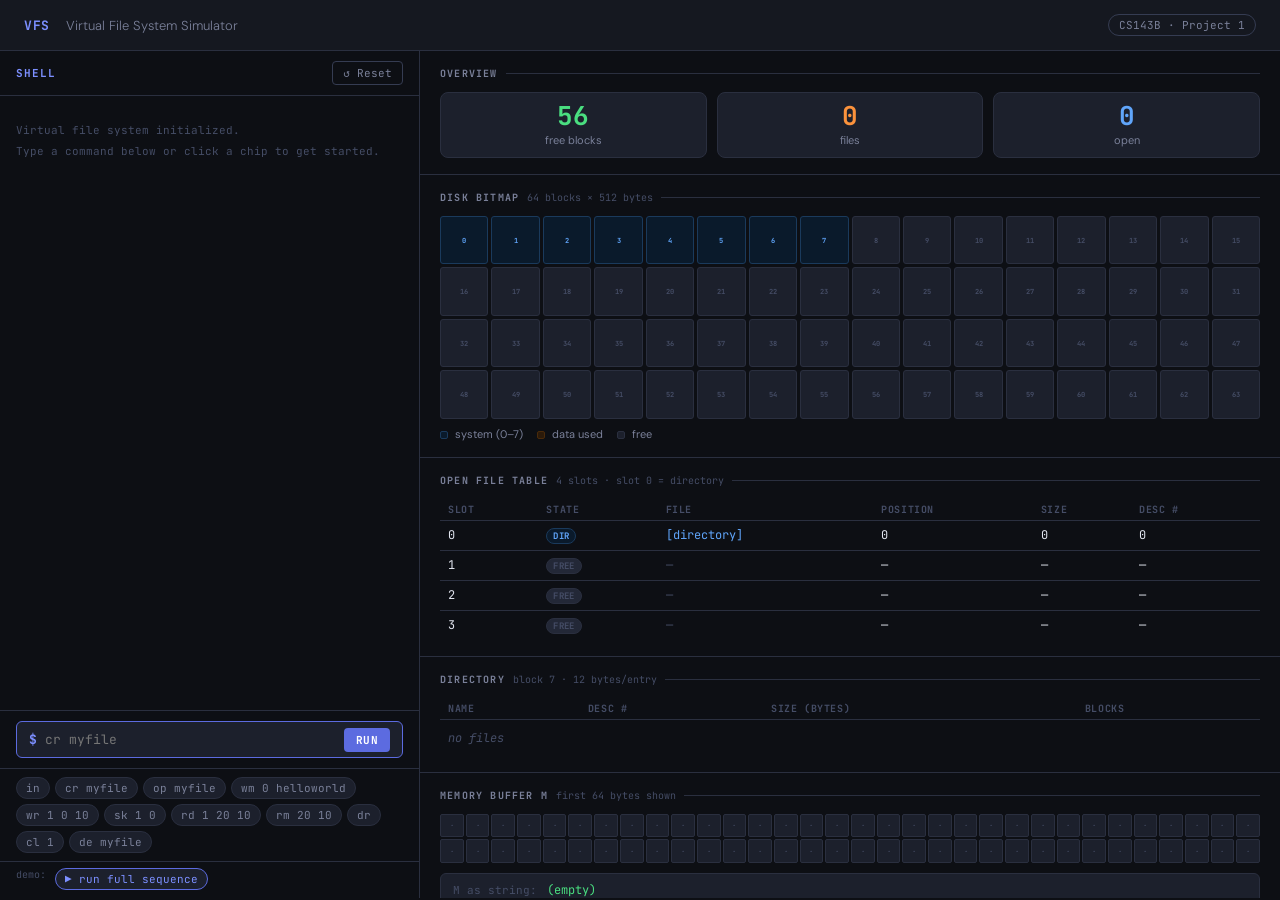
<file: simulator/index.html>
<!DOCTYPE html>
<html lang="en">
<head>
  <meta charset="UTF-8"/>
  <meta name="viewport" content="width=device-width, initial-scale=1.0"/>
  <title>Virtual File System · CS143B</title>
  <link href="https://fonts.googleapis.com/css2?family=JetBrains+Mono:wght@400;500;700&family=DM+Sans:wght@300;400;500&display=swap" rel="stylesheet"/>
  <style>
/* ── CSS Variables ── */
:root {
  --bg:        #0d0f14;
  --surface:   #151820;
  --surface2:  #1c202c;
  --surface3:  #232837;
  --border:    #2a2f3f;
  --border2:   #353c52;
  --text:      #e2e6f0;
  --muted:     #7a8099;
  --dim:       #454d66;
  --accent:    #7c8fff;
  --accent2:   #5c6be0;
  --green:     #4ade80;
  --green-bg:  #0d2b1a;
  --orange:    #fb923c;
  --orange-bg: #2b1a0a;
  --red:       #f87171;
  --red-bg:    #2b0f0f;
  --blue:      #60a5fa;
  --blue-bg:   #0a1a2b;
  --yellow:    #fbbf24;
  --mono:      'JetBrains Mono', monospace;
  --sans:      'DM Sans', sans-serif;
}

/* ── Reset ── */
*, *::before, *::after { box-sizing: border-box; margin: 0; padding: 0; }
html { font-size: 14px; }
body {
  background: var(--bg);
  color: var(--text);
  font-family: var(--sans);
  min-height: 100vh;
  padding: 0;
}

/* ── Header ── */
.header {
  background: var(--surface);
  border-bottom: 1px solid var(--border);
  padding: 14px 24px;
  display: flex;
  align-items: center;
  gap: 16px;
}
.header-logo {
  font-family: var(--mono);
  font-size: 13px;
  font-weight: 700;
  color: var(--accent);
  letter-spacing: .04em;
}
.header-title {
  font-size: 13px;
  color: var(--muted);
  font-weight: 300;
}
.header-badge {
  margin-left: auto;
  font-family: var(--mono);
  font-size: 11px;
  padding: 3px 10px;
  border: 1px solid var(--border2);
  border-radius: 20px;
  color: var(--muted);
}

/* ── Layout ── */
.layout {
  display: grid;
  grid-template-columns: 420px 1fr;
  height: calc(100vh - 53px);
}
.left-col {
  border-right: 1px solid var(--border);
  display: flex;
  flex-direction: column;
  overflow: hidden;
}
.right-col {
  display: flex;
  flex-direction: column;
  overflow-y: auto;
}

/* ── Shell (left panel) ── */
.shell {
  flex: 1;
  display: flex;
  flex-direction: column;
  overflow: hidden;
}
.shell-toolbar {
  padding: 10px 16px;
  border-bottom: 1px solid var(--border);
  display: flex;
  align-items: center;
  gap: 8px;
}
.shell-toolbar-label {
  font-family: var(--mono);
  font-size: 11px;
  font-weight: 700;
  color: var(--accent);
  letter-spacing: .08em;
  text-transform: uppercase;
}
.reset-btn {
  margin-left: auto;
  font-family: var(--mono);
  font-size: 11px;
  padding: 4px 10px;
  background: transparent;
  border: 1px solid var(--border2);
  border-radius: 4px;
  color: var(--muted);
  cursor: pointer;
  transition: all .15s;
}
.reset-btn:hover { border-color: var(--accent); color: var(--accent); }

/* ── Log ── */
.log-area {
  flex: 1;
  overflow-y: auto;
  padding: 12px 0;
  font-family: var(--mono);
  font-size: 12px;
  line-height: 1.7;
}
.log-entry {
  padding: 1px 16px;
  display: flex;
  gap: 10px;
  align-items: baseline;
}
.log-entry:hover { background: var(--surface2); }
.log-prompt       { color: var(--dim); user-select: none; }
.log-cmd          { color: var(--text); }
.log-result-ok    { color: var(--green); }
.log-result-err   { color: var(--red); }
.log-result-info  { color: var(--yellow); }
.log-welcome {
  padding: 12px 16px;
  color: var(--dim);
  font-size: 11px;
  line-height: 1.9;
}

/* ── Input ── */
.input-area {
  border-top: 1px solid var(--border);
  padding: 10px 16px;
}
.input-row {
  display: flex;
  align-items: center;
  gap: 8px;
  background: var(--surface2);
  border: 1px solid var(--border2);
  border-radius: 6px;
  padding: 0 12px;
  transition: border-color .15s;
}
.input-row:focus-within { border-color: var(--accent2); }
.input-prompt {
  color: var(--accent);
  font-family: var(--mono);
  font-size: 13px;
  font-weight: 700;
  user-select: none;
}
.cmd-input {
  flex: 1;
  background: transparent;
  border: none;
  outline: none;
  color: var(--text);
  font-family: var(--mono);
  font-size: 13px;
  padding: 9px 0;
  caret-color: var(--accent);
}
.run-btn {
  background: var(--accent2);
  border: none;
  border-radius: 4px;
  color: #fff;
  font-family: var(--mono);
  font-size: 11px;
  font-weight: 700;
  padding: 5px 12px;
  cursor: pointer;
  letter-spacing: .04em;
  transition: background .15s;
}
.run-btn:hover { background: var(--accent); }

/* ── Hint chips ── */
.hints-area {
  padding: 8px 16px;
  display: flex;
  flex-wrap: wrap;
  gap: 5px;
  border-top: 1px solid var(--border);
}
.hint-chip {
  font-family: var(--mono);
  font-size: 11px;
  padding: 3px 9px;
  background: var(--surface2);
  border: 1px solid var(--border);
  border-radius: 20px;
  color: var(--muted);
  cursor: pointer;
  transition: all .12s;
  white-space: nowrap;
}
.hint-chip:hover { border-color: var(--accent2); color: var(--accent); background: var(--surface3); }

/* ── Right panel sections ── */
.panel-section {
  border-bottom: 1px solid var(--border);
  padding: 16px 20px;
}
.panel-section:last-child { border-bottom: none; }
.section-label {
  font-family: var(--mono);
  font-size: 10px;
  font-weight: 700;
  letter-spacing: .12em;
  text-transform: uppercase;
  color: var(--muted);
  margin-bottom: 12px;
  display: flex;
  align-items: center;
  gap: 8px;
}
.section-label::after {
  content: '';
  flex: 1;
  height: 1px;
  background: var(--border);
}
.section-sub {
  font-size: 10px;
  font-weight: 400;
  letter-spacing: 0;
  text-transform: none;
  color: var(--dim);
}

/* ── Stats cards ── */
.stats-row { display: grid; grid-template-columns: repeat(3,1fr); gap: 10px; }
.stat-card {
  background: var(--surface2);
  border: 1px solid var(--border);
  border-radius: 8px;
  padding: 10px 14px;
  text-align: center;
}
.stat-val {
  font-family: var(--mono);
  font-size: 26px;
  font-weight: 700;
  line-height: 1;
}
.stat-val.green  { color: var(--green); }
.stat-val.orange { color: var(--orange); }
.stat-val.blue   { color: var(--blue); }
.stat-lbl { font-size: 11px; color: var(--muted); margin-top: 4px; }

/* ── Disk bitmap ── */
.bitmap-grid {
  display: grid;
  grid-template-columns: repeat(16, 1fr);
  gap: 3px;
}
.bblock {
  aspect-ratio: 1;
  border-radius: 3px;
  display: flex;
  align-items: center;
  justify-content: center;
  font-family: var(--mono);
  font-size: 7px;
  font-weight: 700;
  transition: background .2s, transform .1s;
  cursor: default;
  position: relative;
}
.bblock:hover { transform: scale(1.15); z-index: 10; }
.bblock.sys  { background: var(--blue-bg);   color: var(--blue);   border: 1px solid #1a3a5c; }
.bblock.used { background: var(--orange-bg); color: var(--orange); border: 1px solid #4a2a0a; }
.bblock.free { background: var(--surface2);  color: var(--dim);    border: 1px solid var(--border); }
.bblock.new-used { animation: pulse-block .4s ease-out; }
@keyframes pulse-block {
  0%   { transform: scale(1.3); background: #fb923c; }
  100% { transform: scale(1); }
}
.bitmap-legend {
  display: flex;
  gap: 14px;
  margin-top: 8px;
  font-size: 11px;
  color: var(--muted);
}
.legend-dot {
  width: 8px;
  height: 8px;
  border-radius: 2px;
  display: inline-block;
  margin-right: 4px;
  vertical-align: middle;
}

/* ── OFT table ── */
.oft-table { width: 100%; border-collapse: collapse; }
.oft-table th {
  font-family: var(--mono);
  font-size: 10px;
  font-weight: 700;
  color: var(--dim);
  text-align: left;
  padding: 4px 8px;
  border-bottom: 1px solid var(--border);
  letter-spacing: .06em;
  text-transform: uppercase;
}
.oft-table td {
  font-family: var(--mono);
  font-size: 12px;
  padding: 6px 8px;
  border-bottom: 1px solid var(--border);
  transition: background .15s;
}
.oft-table tr:last-child td { border-bottom: none; }
.oft-table tr:hover td { background: var(--surface2); }
.slot-dir  { color: var(--blue); }
.slot-open { color: var(--green); }
.slot-free { color: var(--dim); }
.slot-badge {
  display: inline-block;
  font-size: 9px;
  font-weight: 700;
  padding: 1px 6px;
  border-radius: 20px;
  letter-spacing: .04em;
  text-transform: uppercase;
}
.badge-dir  { background: var(--blue-bg);  color: var(--blue);  border: 1px solid #1a3a5c; }
.badge-open { background: var(--green-bg); color: var(--green); border: 1px solid #0d3d1a; }
.badge-free { background: var(--surface3); color: var(--dim);   border: 1px solid var(--border); }

/* ── Directory table ── */
.dir-table { width: 100%; border-collapse: collapse; }
.dir-table th {
  font-family: var(--mono);
  font-size: 10px;
  font-weight: 700;
  color: var(--dim);
  text-align: left;
  padding: 4px 8px;
  border-bottom: 1px solid var(--border);
  text-transform: uppercase;
  letter-spacing: .06em;
}
.dir-table td {
  font-family: var(--mono);
  font-size: 12px;
  padding: 6px 8px;
  border-bottom: 1px solid var(--border);
  transition: background .15s;
}
.dir-table tr:last-child td { border-bottom: none; }
.dir-table tr:hover td { background: var(--surface2); }
.dir-empty { font-size: 12px; color: var(--dim); font-style: italic; font-family: var(--mono); }
.filename  { color: var(--yellow); }
.desc-idx  { color: var(--muted); }
.file-size { color: var(--orange); }

/* ── Memory buffer ── */
.mem-bytes-grid {
  display: grid;
  grid-template-columns: repeat(32, 1fr);
  gap: 2px;
  margin-bottom: 10px;
}
.mbyte {
  aspect-ratio: 1;
  border-radius: 2px;
  display: flex;
  align-items: center;
  justify-content: center;
  font-family: var(--mono);
  font-size: 7px;
  font-weight: 700;
  border: 1px solid var(--border);
  background: var(--surface2);
  color: var(--dim);
  transition: background .15s, color .15s;
  cursor: default;
}
.mbyte.active {
  background: #14472a;
  border-color: #1d6b3e;
  color: var(--green);
}
@keyframes pop-byte {
  0%   { background: var(--accent2); color: #fff; transform: scale(1.25); }
  100% { }
}
.mem-string-row {
  display: flex;
  align-items: center;
  gap: 10px;
  font-family: var(--mono);
  font-size: 12px;
  background: var(--surface2);
  border: 1px solid var(--border);
  border-radius: 6px;
  padding: 8px 12px;
}
.mem-string-label { color: var(--dim); font-size: 11px; }
.mem-string-val   { color: var(--green); }

/* ── Command reference table ── */
.ref-table { width: 100%; border-collapse: collapse; font-family: var(--mono); font-size: 12px; }
.ref-table th {
  text-align: left;
  padding: 4px 8px;
  color: var(--dim);
  font-size: 10px;
  border-bottom: 1px solid var(--border);
  letter-spacing: .06em;
  text-transform: uppercase;
}
.ref-table td { padding: 5px 8px; border-bottom: 1px solid var(--border); color: var(--muted); }
.ref-table tr:last-child td { border-bottom: none; }
.ref-cmd  { color: var(--accent); }
.ref-note {
  margin-top: 10px;
  font-size: 11px;
  color: var(--dim);
  font-family: var(--mono);
  line-height: 1.8;
}
.ref-note-err { color: var(--red); }
.ref-note-ok  { color: var(--yellow); }

/* ── Scrollbar ── */
::-webkit-scrollbar { width: 5px; }
::-webkit-scrollbar-track { background: transparent; }
::-webkit-scrollbar-thumb { background: var(--border2); border-radius: 4px; }
::-webkit-scrollbar-thumb:hover { background: var(--dim); }

/* ── Responsive ── */
@media (max-width: 900px) {
  .layout {
    grid-template-columns: 1fr;
    grid-template-rows: 60vh auto;
    height: auto;
  }
  .left-col  { height: 60vh; }
  .right-col { height: auto; overflow-y: visible; }
}

  </style>
</head>
<body>

  <!-- ── Header ── -->
  <div class="header">
    <span class="header-logo">VFS</span>
    <span class="header-title">Virtual File System Simulator</span>
    <span class="header-badge">CS143B · Project 1</span>
  </div>

  <div class="layout">

    <!-- ── Left column: shell ── -->
    <div class="left-col">
      <div class="shell">

        <div class="shell-toolbar">
          <span class="shell-toolbar-label">Shell</span>
          <button class="reset-btn" onclick="resetFS()">↺ Reset</button>
        </div>

        <div class="log-area" id="log">
          <div class="log-welcome">
            Virtual file system initialized.<br>
            Type a command below or click a chip to get started.
          </div>
        </div>

        <div class="input-area">
          <div class="input-row">
            <span class="input-prompt">$</span>
            <input
              class="cmd-input"
              id="cmd"
              placeholder="cr myfile"
              autocomplete="off"
              spellcheck="false"
              onkeydown="if(event.key==='Enter') run()"
            />
            <button class="run-btn" onclick="run()">RUN</button>
          </div>
        </div>

        <!-- Quick-fill hint chips -->
        <div class="hints-area">
          <span class="hint-chip" onclick="hint('in')">in</span>
          <span class="hint-chip" onclick="hint('cr myfile')">cr myfile</span>
          <span class="hint-chip" onclick="hint('op myfile')">op myfile</span>
          <span class="hint-chip" onclick="hint('wm 0 helloworld')">wm 0 helloworld</span>
          <span class="hint-chip" onclick="hint('wr 1 0 10')">wr 1 0 10</span>
          <span class="hint-chip" onclick="hint('sk 1 0')">sk 1 0</span>
          <span class="hint-chip" onclick="hint('rd 1 20 10')">rd 1 20 10</span>
          <span class="hint-chip" onclick="hint('rm 20 10')">rm 20 10</span>
          <span class="hint-chip" onclick="hint('dr')">dr</span>
          <span class="hint-chip" onclick="hint('cl 1')">cl 1</span>
          <span class="hint-chip" onclick="hint('de myfile')">de myfile</span>
        </div>

        <!-- Demo sequence button -->
        <div class="hints-area" style="padding-top:6px; border-top: 1px solid var(--border)">
          <span style="font-family:var(--mono); font-size:10px; color:var(--dim); margin-right:4px">demo:</span>
          <span class="hint-chip" style="border-color:var(--accent2); color:var(--accent)" onclick="runSequence()">
            &#9654; run full sequence
          </span>
        </div>

      </div>
    </div><!-- /left-col -->

    <!-- ── Right column: visualizations ── -->
    <div class="right-col">

      <!-- Overview stats -->
      <div class="panel-section">
        <div class="section-label">Overview</div>
        <div class="stats-row">
          <div class="stat-card">
            <div class="stat-val green" id="s-free">56</div>
            <div class="stat-lbl">free blocks</div>
          </div>
          <div class="stat-card">
            <div class="stat-val orange" id="s-files">0</div>
            <div class="stat-lbl">files</div>
          </div>
          <div class="stat-card">
            <div class="stat-val blue" id="s-open">0</div>
            <div class="stat-lbl">open</div>
          </div>
        </div>
      </div>

      <!-- Disk bitmap -->
      <div class="panel-section">
        <div class="section-label">
          Disk Bitmap
          <span class="section-sub">64 blocks × 512 bytes</span>
        </div>
        <div class="bitmap-grid" id="bitmap"></div>
        <div class="bitmap-legend">
          <span>
            <span class="legend-dot" style="background:var(--blue-bg); border:1px solid #1a3a5c"></span>
            system (0–7)
          </span>
          <span>
            <span class="legend-dot" style="background:var(--orange-bg); border:1px solid #4a2a0a"></span>
            data used
          </span>
          <span>
            <span class="legend-dot" style="background:var(--surface2); border:1px solid var(--border)"></span>
            free
          </span>
        </div>
      </div>

      <!-- Open File Table -->
      <div class="panel-section">
        <div class="section-label">
          Open File Table
          <span class="section-sub">4 slots · slot 0 = directory</span>
        </div>
        <table class="oft-table">
          <thead>
            <tr>
              <th>Slot</th>
              <th>State</th>
              <th>File</th>
              <th>Position</th>
              <th>Size</th>
              <th>Desc #</th>
            </tr>
          </thead>
          <tbody id="oft-body"></tbody>
        </table>
      </div>

      <!-- Directory -->
      <div class="panel-section">
        <div class="section-label">
          Directory
          <span class="section-sub">block 7 · 12 bytes/entry</span>
        </div>
        <table class="dir-table">
          <thead>
            <tr>
              <th>Name</th>
              <th>Desc #</th>
              <th>Size (bytes)</th>
              <th>Blocks</th>
            </tr>
          </thead>
          <tbody id="dir-body"></tbody>
        </table>
      </div>

      <!-- Memory buffer -->
      <div class="panel-section">
        <div class="section-label">
          Memory Buffer M
          <span class="section-sub">first 64 bytes shown</span>
        </div>
        <div class="mem-bytes-grid" id="mem-grid"></div>
        <div class="mem-string-row">
          <span class="mem-string-label">M as string:</span>
          <span class="mem-string-val" id="mem-str">(empty)</span>
        </div>
      </div>

      <!-- Command reference -->
      <div class="panel-section">
        <div class="section-label">Command Reference</div>
        <table class="ref-table">
          <thead>
            <tr>
              <th>Command</th>
              <th>Syntax</th>
              <th>Description</th>
            </tr>
          </thead>
          <tbody>
            <tr><td class="ref-cmd">in</td><td>in</td>              <td>Re-initialise the file system</td></tr>
            <tr><td class="ref-cmd">cr</td><td>cr &lt;name&gt;</td> <td>Create a file (alphanumeric name)</td></tr>
            <tr><td class="ref-cmd">de</td><td>de &lt;name&gt;</td> <td>Destroy a file — must be closed first</td></tr>
            <tr><td class="ref-cmd">op</td><td>op &lt;name&gt;</td> <td>Open a file → returns OFT slot index</td></tr>
            <tr><td class="ref-cmd">cl</td><td>cl &lt;slot#&gt;</td><td>Close file at OFT slot (number, not name)</td></tr>
            <tr><td class="ref-cmd">wm</td><td>wm &lt;pos&gt; &lt;string&gt;</td><td>Write string into memory buffer M</td></tr>
            <tr><td class="ref-cmd">rm</td><td>rm &lt;pos&gt; &lt;count&gt;</td><td>Read count bytes from memory</td></tr>
            <tr><td class="ref-cmd">wr</td><td>wr &lt;slot#&gt; &lt;mpos&gt; &lt;count&gt;</td><td>Write from M to open file</td></tr>
            <tr><td class="ref-cmd">rd</td><td>rd &lt;slot#&gt; &lt;mpos&gt; &lt;count&gt;</td><td>Read from open file into M</td></tr>
            <tr><td class="ref-cmd">sk</td><td>sk &lt;slot#&gt; &lt;pos&gt;</td><td>Seek file position pointer</td></tr>
            <tr><td class="ref-cmd">dr</td><td>dr</td>              <td>List all files and their sizes</td></tr>
          </tbody>
        </table>
        <div class="ref-note">
          <span class="ref-note-err">common mistakes:</span><br>
          cl takes a slot number —
          <span class="ref-note-ok">cl 1</span> not
          <span class="ref-note-err">cl myfile</span><br>
          wr / rd / sk first arg is the OFT slot, not the filename<br>
          de will fail if the file is still open — cl first
        </div>
      </div>

    </div><!-- /right-col -->

  </div><!-- /layout -->

  <!-- fs.js: file system engine -->
  <script>
/**
 * fs.js — Virtual File System engine
 *
 * Pure data layer: no DOM access, no rendering.
 * All state lives in module-level variables exported via the FS object.
 *
 * Disk layout:
 *   Block 0      : bitmap
 *   Blocks 1–6   : file descriptors
 *   Block 7      : directory
 *   Blocks 8–63  : data
 */

// ── Constants ────────────────────────────────────────────────────────────────

const BLOCK_COUNT    = 64;
const BLOCK_SIZE     = 512;
const MAX_FILE_BLOCKS = 3;
const MAX_FILENAME_LEN = 10;
const MAX_DESCRIPTORS = 192;
const DESCRIPTOR_SIZE = 4;

const NAME_LEN   = 10;   // bytes reserved for filename in a directory entry
const ENTRY_SIZE = 12;   // NAME_LEN + 1 (desc index) + 1 (padding)
const OFT_SIZE   = 4;    // open file table slots (slot 0 = directory)
const DIR_BLOCK  = 7;
const DATA_START = 8;

// ── State ────────────────────────────────────────────────────────────────────

let disk;         // int[BLOCK_COUNT][BLOCK_SIZE]
let bitmap;       // bool[BLOCK_COUNT]  — true = in use
let descriptors;  // { size, blocks[] }[MAX_DESCRIPTORS]
let oft;          // { buffer, pos, size, desc }[OFT_SIZE]
let memory;       // int[BLOCK_SIZE]   — shared I/O buffer M

// ── Helpers ──────────────────────────────────────────────────────────────────

function newBuf() {
  return new Array(BLOCK_SIZE).fill(0);
}

function saveBitmap() {
  const buf = newBuf();
  for (let i = 0; i < BLOCK_COUNT; i++) {
    if (bitmap[i]) buf[Math.floor(i / 8)] |= (1 << (i % 8));
  }
  disk[0] = buf;
}

function saveDescriptors() {
  for (let blk = 1; blk <= 6; blk++) {
    const buf = newBuf();
    const base = (blk - 1) * 128;
    for (let i = 0; i < 128 && (base + i) < MAX_DESCRIPTORS; i++) {
      const d = descriptors[base + i];
      buf[i * DESCRIPTOR_SIZE]     = d.size;
      buf[i * DESCRIPTOR_SIZE + 1] = d.blocks[0];
      buf[i * DESCRIPTOR_SIZE + 2] = d.blocks[1];
      buf[i * DESCRIPTOR_SIZE + 3] = d.blocks[2];
    }
    disk[blk] = buf;
  }
}

function saveDirBlock() {
  disk[DIR_BLOCK] = oft[0].buffer.slice();
}

function findFreeBlock() {
  for (let i = DATA_START; i < BLOCK_COUNT; i++) if (!bitmap[i]) return i;
  return -1;
}

function findFreeDescriptor() {
  for (let i = 1; i < MAX_DESCRIPTORS; i++) if (descriptors[i].size === -1) return i;
  return -1;
}

function findFreeOftSlot() {
  for (let i = 1; i < OFT_SIZE; i++) if (oft[i].pos === -1) return i;
  return -1;
}

function findFile(name) {
  const count = Math.floor(oft[0].size / ENTRY_SIZE);
  for (let i = 0; i < count; i++) {
    const base = i * ENTRY_SIZE;
    let n = '';
    for (let j = 0; j < NAME_LEN; j++) {
      const c = oft[0].buffer[base + j];
      if (c) n += String.fromCharCode(c);
    }
    if (n === name) return oft[0].buffer[base + NAME_LEN];
  }
  return -1;
}

function getFileName(descIdx) {
  const count = Math.floor(oft[0].size / ENTRY_SIZE);
  for (let i = 0; i < count; i++) {
    const base = i * ENTRY_SIZE;
    if (oft[0].buffer[base + NAME_LEN] === descIdx) {
      let n = '';
      for (let j = 0; j < NAME_LEN; j++) {
        const c = oft[0].buffer[base + j];
        if (c) n += String.fromCharCode(c);
      }
      return n;
    }
  }
  return '?';
}

function validName(name) {
  return name && name.length > 0 &&
         name.length <= MAX_FILENAME_LEN &&
         /^[a-zA-Z0-9]+$/.test(name);
}

// ── Public API ────────────────────────────────────────────────────────────────

function initFS() {
  disk        = Array.from({ length: BLOCK_COUNT }, () => new Array(BLOCK_SIZE).fill(0));
  bitmap      = new Array(BLOCK_COUNT).fill(false);
  descriptors = Array.from({ length: MAX_DESCRIPTORS }, () => ({ size: -1, blocks: [0, 0, 0] }));
  oft         = Array.from({ length: OFT_SIZE }, () => ({ buffer: newBuf(), pos: -1, size: 0, desc: -1 }));
  memory      = new Array(BLOCK_SIZE).fill(0);

  for (let i = 0; i < DATA_START; i++) bitmap[i] = true;
  descriptors[0] = { size: 0, blocks: [DIR_BLOCK, 0, 0] };
  oft[0] = { buffer: newBuf(), pos: 0, size: 0, desc: 0 };

  saveBitmap();
  saveDescriptors();
  return 'system initialized';
}

function create(name) {
  if (!validName(name))          return 'error';
  if (findFile(name) !== -1)     return 'error';

  const di = findFreeDescriptor();
  if (di === -1) return 'error';
  descriptors[di] = { size: 0, blocks: [0, 0, 0] };

  const pos = oft[0].size;
  if (pos + ENTRY_SIZE > BLOCK_SIZE) {
    descriptors[di].size = -1;
    return 'error';
  }

  for (let i = 0; i < NAME_LEN; i++) {
    oft[0].buffer[pos + i] = (i < name.length) ? name.charCodeAt(i) : 0;
  }
  oft[0].buffer[pos + NAME_LEN] = di;
  oft[0].size += ENTRY_SIZE;

  saveDescriptors();
  saveDirBlock();
  return `${name} created`;
}

function destroy(name) {
  const di = findFile(name);
  if (di === -1) return 'error';

  for (let i = 1; i < OFT_SIZE; i++) {
    if (oft[i].desc === di) return 'error';   // file is open
  }

  for (const b of descriptors[di].blocks) {
    if (b) bitmap[b] = false;
  }
  descriptors[di] = { size: -1, blocks: [0, 0, 0] };

  // Remove directory entry and compact
  const count = Math.floor(oft[0].size / ENTRY_SIZE);
  for (let i = 0; i < count; i++) {
    const base = i * ENTRY_SIZE;
    let n = '';
    for (let j = 0; j < NAME_LEN; j++) {
      const c = oft[0].buffer[base + j];
      if (c) n += String.fromCharCode(c);
    }
    if (n === name) {
      for (let j = base; j < oft[0].size - ENTRY_SIZE; j++) {
        oft[0].buffer[j] = oft[0].buffer[j + ENTRY_SIZE];
      }
      for (let j = oft[0].size - ENTRY_SIZE; j < oft[0].size; j++) {
        oft[0].buffer[j] = 0;
      }
      oft[0].size -= ENTRY_SIZE;
      break;
    }
  }

  saveBitmap();
  saveDescriptors();
  saveDirBlock();
  return `${name} destroyed`;
}

function openFile(name) {
  const di = findFile(name);
  if (di === -1) return 'error';

  // Already open?
  for (let i = 0; i < OFT_SIZE; i++) if (oft[i].desc === di) return 'error';

  const slot = findFreeOftSlot();
  if (slot === -1) return 'error';

  const firstBlock = descriptors[di].blocks[0];
  oft[slot] = {
    buffer: firstBlock ? disk[firstBlock].slice() : newBuf(),
    pos:    0,
    size:   descriptors[di].size,
    desc:   di
  };
  return `${name} opened ${slot}`;
}

function closeFile(idx) {
  if (idx < 1 || idx >= OFT_SIZE || oft[idx].pos === -1) return 'error';

  const e = oft[idx];
  const bi = Math.max(0, Math.floor(Math.max(e.pos - 1, 0) / BLOCK_SIZE));
  if (bi < MAX_FILE_BLOCKS) {
    const blk = descriptors[e.desc].blocks[bi];
    if (blk) disk[blk] = e.buffer.slice();
  }
  descriptors[e.desc].size = e.size;
  saveDescriptors();

  oft[idx] = { buffer: newBuf(), pos: -1, size: 0, desc: -1 };
  return `${idx} closed`;
}

function readFile(idx, mpos, count) {
  if (idx < 1 || idx >= OFT_SIZE || oft[idx].pos === -1) return 'error';
  if (mpos < 0 || count < 0 || mpos + count > BLOCK_SIZE) return 'error';

  const e = oft[idx];
  let n = 0;
  while (n < count && e.pos < e.size) {
    const bi  = Math.floor(e.pos / BLOCK_SIZE);
    const off = e.pos % BLOCK_SIZE;
    if (off === 0 && n > 0) {
      const blk = descriptors[e.desc].blocks[bi];
      if (blk) e.buffer = disk[blk].slice();
    }
    memory[mpos + n] = e.buffer[off];
    n++;
    e.pos++;
  }
  return `${n} bytes read from file ${idx}`;
}

function writeFile(idx, mpos, count) {
  if (idx < 1 || idx >= OFT_SIZE || oft[idx].pos === -1) return 'error';
  if (mpos < 0 || count < 0 || mpos + count > BLOCK_SIZE) return 'error';

  const e = oft[idx];
  let n = 0;
  while (n < count) {
    const bi  = Math.floor(e.pos / BLOCK_SIZE);
    if (bi >= MAX_FILE_BLOCKS) break;
    const off = e.pos % BLOCK_SIZE;

    if (off === 0 && n > 0) {
      const pb   = Math.floor((e.pos - 1) / BLOCK_SIZE);
      const pblk = descriptors[e.desc].blocks[pb];
      if (pblk) disk[pblk] = e.buffer.slice();
    }
    if (off === 0 && descriptors[e.desc].blocks[bi] === 0) {
      const nb = findFreeBlock();
      if (nb === -1) break;
      bitmap[nb] = true;
      descriptors[e.desc].blocks[bi] = nb;
      e.buffer = newBuf();
    }

    e.buffer[off] = memory[mpos + n];
    n++;
    e.pos++;
    if (e.pos > e.size) e.size = e.pos;
  }

  if (n > 0) {
    const lb   = Math.floor((e.pos - 1) / BLOCK_SIZE);
    const lblk = descriptors[e.desc].blocks[lb];
    if (lblk) disk[lblk] = e.buffer.slice();
  }
  descriptors[e.desc].size = e.size;
  saveBitmap();
  saveDescriptors();
  return `${n} bytes written to file ${idx}`;
}

function seek(idx, pos) {
  if (idx < 1 || idx >= OFT_SIZE || oft[idx].pos === -1) return 'error';
  const e = oft[idx];
  if (pos < 0 || pos > e.size) return 'error';

  const oldBlock = Math.floor(e.pos / BLOCK_SIZE);
  const newBlock = Math.floor(pos  / BLOCK_SIZE);
  if (oldBlock !== newBlock) {
    const oblk = descriptors[e.desc].blocks[oldBlock];
    if (oblk) disk[oblk] = e.buffer.slice();
    const nblk = (newBlock < MAX_FILE_BLOCKS) ? descriptors[e.desc].blocks[newBlock] : 0;
    e.buffer = nblk ? disk[nblk].slice() : newBuf();
  }
  e.pos = pos;
  return `position is ${pos}`;
}

function directory() {
  const count = Math.floor(oft[0].size / ENTRY_SIZE);
  if (!count) return '(empty)';
  return Array.from({ length: count }, (_, i) => {
    const base = i * ENTRY_SIZE;
    let n = '';
    for (let j = 0; j < NAME_LEN; j++) {
      const c = oft[0].buffer[base + j];
      if (c) n += String.fromCharCode(c);
    }
    const di = oft[0].buffer[base + NAME_LEN];
    return `${n} ${descriptors[di].size}`;
  }).join('  ');
}

function writeMemory(pos, data) {
  if (pos < 0 || pos + data.length > BLOCK_SIZE) return 'error';
  for (let i = 0; i < data.length; i++) memory[pos + i] = data.charCodeAt(i);
  return `${data.length} bytes written to M`;
}

function readMemory(pos, count) {
  if (pos < 0 || count < 0 || pos + count > BLOCK_SIZE) return 'error';
  let s = '';
  for (let i = 0; i < count; i++) {
    const b = memory[pos + i];
    if (b) s += String.fromCharCode(b);
  }
  return s || '(empty)';
}

// ── Command dispatcher ────────────────────────────────────────────────────────

function dispatch(line) {
  const parts = line.trim().split(/\s+/);
  const cmd   = parts[0];
  try {
    switch (cmd) {
      case 'in': return initFS();
      case 'cr': return parts.length === 2 ? create(parts[1])                                    : 'error';
      case 'de': return parts.length === 2 ? destroy(parts[1])                                   : 'error';
      case 'op': return parts.length === 2 ? openFile(parts[1])                                  : 'error';
      case 'cl': return parts.length === 2 ? closeFile(+parts[1])                                : 'error';
      case 'rd': return parts.length === 4 ? readFile(+parts[1], +parts[2], +parts[3])           : 'error';
      case 'wr': return parts.length === 4 ? writeFile(+parts[1], +parts[2], +parts[3])          : 'error';
      case 'sk': return parts.length === 3 ? seek(+parts[1], +parts[2])                          : 'error';
      case 'dr': return parts.length === 1 ? directory()                                          : 'error';
      case 'wm': return parts.length >= 3  ? writeMemory(+parts[1], parts.slice(2).join(' '))    : 'error';
      case 'rm': return parts.length === 3 ? readMemory(+parts[1], +parts[2])                    : 'error';
      default:   return 'error';
    }
  } catch {
    return 'error';
  }
}

// ── Expose state for the UI layer ─────────────────────────────────────────────

const FS = {
  // State (read-only references — UI reads these directly)
  get disk()        { return disk; },
  get bitmap()      { return bitmap; },
  get descriptors() { return descriptors; },
  get oft()         { return oft; },
  get memory()      { return memory; },

  // Methods
  dispatch,
  initFS,
  getFileName,

  // Constants the UI needs
  BLOCK_COUNT,
  BLOCK_SIZE,
  DATA_START,
  OFT_SIZE,
  NAME_LEN,
  ENTRY_SIZE,
  MAX_FILE_BLOCKS,
};

  </script>

  <!-- ui.js: shell and rendering -->
  <script>
/**
 * ui.js — Shell interface and DOM rendering
 *
 * Depends on FS (from fs.js) being available in the global scope.
 * Reads FS.bitmap, FS.oft, FS.descriptors, FS.memory for rendering.
 * Calls FS.dispatch() for all commands.
 */

// ── Demo sequence ─────────────────────────────────────────────────────────────

const DEMO_SEQUENCE = [
  ['in',             'reinitialize the file system'],
  ['cr myfile',      'create a file called myfile'],
  ['op myfile',      'open it — OFT slot 1 is now in use'],
  ['wm 0 helloworld','write "helloworld" into memory at position 0'],
  ['wr 1 0 10',      'write 10 bytes from memory into the file — watch a disk block turn orange'],
  ['dr',             'list directory — shows myfile with size 10'],
  ['sk 1 0',         'seek back to position 0'],
  ['rd 1 20 10',     'read 10 bytes from file into memory at position 20'],
  ['rm 20 10',       'read from memory at position 20 — should print helloworld'],
  ['cl 1',           'close the file — OFT slot 1 is freed'],
  ['de myfile',      'destroy the file — disk block is freed'],
];

let seqIdx   = 0;
let seqTimer = null;

// ── Logging ───────────────────────────────────────────────────────────────────

function classifyResult(result) {
  if (result === 'error') return 'log-result-err';
  const ok = ['initialized', 'created', 'opened', 'written',
               'read', 'position', 'closed', 'destroyed'];
  if (ok.some(w => result.includes(w))) return 'log-result-ok';
  return 'log-result-info';
}

function addLog(cmd, result) {
  const log   = document.getElementById('log');
  const welcome = log.querySelector('.log-welcome');
  if (welcome) welcome.remove();

  const div = document.createElement('div');
  div.className = 'log-entry';
  div.innerHTML =
    `<span class="log-prompt">$</span>` +
    `<span class="log-cmd">${cmd}</span>` +
    `<span class="${classifyResult(result)}">${result}</span>`;
  log.appendChild(div);
  log.scrollTop = log.scrollHeight;
}

// ── Rendering ─────────────────────────────────────────────────────────────────

function renderAll(changedBlocks = []) {
  renderBitmap(changedBlocks);
  renderOFT();
  renderDirectory();
  renderMemory();
  renderStats();
}

function renderBitmap(changed) {
  const { BLOCK_COUNT, DATA_START, bitmap } = FS;
  const grid = document.getElementById('bitmap');
  grid.innerHTML = '';

  for (let i = 0; i < BLOCK_COUNT; i++) {
    const el = document.createElement('div');
    const base = i < DATA_START ? 'sys' : bitmap[i] ? 'used' : 'free';
    el.className  = 'bblock ' + base + (changed.includes(i) ? ' new-used' : '');
    el.textContent = i;
    el.title = `Block ${i}` + (i < DATA_START ? ' (system)' : bitmap[i] ? ' (used)' : ' (free)');
    grid.appendChild(el);
  }
}

function renderOFT() {
  const { OFT_SIZE, oft, getFileName } = FS;
  const tbody = document.getElementById('oft-body');
  tbody.innerHTML = '';

  for (let i = 0; i < OFT_SIZE; i++) {
    const e  = oft[i];
    const tr = document.createElement('tr');
    let badge, nameCell, pos, size, desc;

    if (i === 0) {
      badge    = `<span class="slot-badge badge-dir">DIR</span>`;
      nameCell = `<span class="slot-dir">[directory]</span>`;
      pos = e.pos; size = e.size; desc = 0;
    } else if (e.pos !== -1) {
      badge    = `<span class="slot-badge badge-open">OPEN</span>`;
      nameCell = `<span class="slot-open">${getFileName(e.desc)}</span>`;
      pos = e.pos; size = e.size; desc = e.desc;
    } else {
      badge    = `<span class="slot-badge badge-free">FREE</span>`;
      nameCell = `<span class="slot-free">—</span>`;
      pos = '—'; size = '—'; desc = '—';
    }

    tr.innerHTML =
      `<td>${i}</td><td>${badge}</td><td>${nameCell}</td>` +
      `<td>${pos}</td><td>${size}</td><td>${desc}</td>`;
    tbody.appendChild(tr);
  }
}

function renderDirectory() {
  const { oft, descriptors, ENTRY_SIZE, NAME_LEN } = FS;
  const tbody = document.getElementById('dir-body');
  tbody.innerHTML = '';

  const count = Math.floor(oft[0].size / ENTRY_SIZE);
  if (!count) {
    tbody.innerHTML =
      `<tr><td colspan="4" style="padding:10px 8px">` +
      `<span class="dir-empty">no files</span></td></tr>`;
    return;
  }

  for (let i = 0; i < count; i++) {
    const base = i * ENTRY_SIZE;
    let name = '';
    for (let j = 0; j < NAME_LEN; j++) {
      const c = oft[0].buffer[base + j];
      if (c) name += String.fromCharCode(c);
    }
    const di     = oft[0].buffer[base + NAME_LEN];
    const d      = descriptors[di];
    const blocks = d.blocks.filter(b => b > 0).join(', ') || '—';
    const tr = document.createElement('tr');
    tr.innerHTML =
      `<td class="filename">${name}</td>` +
      `<td class="desc-idx">${di}</td>` +
      `<td class="file-size">${d.size}</td>` +
      `<td class="desc-idx">${blocks}</td>`;
    tbody.appendChild(tr);
  }
}

function renderMemory() {
  const { memory, BLOCK_SIZE } = FS;
  const grid = document.getElementById('mem-grid');
  grid.innerHTML = '';

  for (let i = 0; i < 64; i++) {
    const el = document.createElement('div');
    el.className  = 'mbyte' + (memory[i] ? ' active' : '');
    el.textContent = memory[i] ? String.fromCharCode(memory[i]) : '·';
    el.title = `M[${i}] = ${memory[i]}`;
    grid.appendChild(el);
  }

  let s = '';
  for (let i = 0; i < BLOCK_SIZE; i++) {
    if (memory[i]) s += String.fromCharCode(memory[i]);
  }
  document.getElementById('mem-str').textContent = s ? `"${s}"` : '(empty)';
}

function renderStats() {
  const { BLOCK_COUNT, DATA_START, OFT_SIZE, bitmap, oft, ENTRY_SIZE } = FS;
  let free = 0;
  for (let i = DATA_START; i < BLOCK_COUNT; i++) if (!bitmap[i]) free++;
  const files = Math.floor(oft[0].size / ENTRY_SIZE);
  let open = 0;
  for (let i = 1; i < OFT_SIZE; i++) if (oft[i].pos !== -1) open++;

  document.getElementById('s-free').textContent  = free;
  document.getElementById('s-files').textContent = files;
  document.getElementById('s-open').textContent  = open;
}

// ── Shell actions ─────────────────────────────────────────────────────────────

function run() {
  const inp = document.getElementById('cmd');
  const val = inp.value.trim();
  if (!val) return;

  const before  = FS.bitmap.slice();
  const result  = FS.dispatch(val);
  const changed = [];
  for (let i = FS.DATA_START; i < FS.BLOCK_COUNT; i++) {
    if (!before[i] && FS.bitmap[i]) changed.push(i);
  }

  addLog(val, result);
  renderAll(changed);
  inp.value = '';
  inp.focus();
}

function resetFS() {
  if (seqTimer) { clearTimeout(seqTimer); seqTimer = null; }
  document.getElementById('log').innerHTML =
    '<div class="log-welcome">System reset. Ready.</div>';
  FS.initFS();
  renderAll([]);
}

function hint(cmd) {
  const inp = document.getElementById('cmd');
  inp.value = cmd;
  inp.focus();
}

function runSequence() {
  if (seqTimer) clearTimeout(seqTimer);
  resetFS();
  seqIdx = 0;

  function step() {
    if (seqIdx >= DEMO_SEQUENCE.length) return;
    const [cmd, note] = DEMO_SEQUENCE[seqIdx++];
    const inp    = document.getElementById('cmd');
    const before = FS.bitmap.slice();
    const result = FS.dispatch(cmd);
    const changed = [];
    for (let i = FS.DATA_START; i < FS.BLOCK_COUNT; i++) {
      if (!before[i] && FS.bitmap[i]) changed.push(i);
    }
    addLog(`${cmd} \u2014 ${note}`, result);
    renderAll(changed);
    inp.value = '';
    seqTimer = setTimeout(step, 1100);
  }
  step();
}

// ── Boot ──────────────────────────────────────────────────────────────────────

FS.initFS();
renderAll([]);
document.getElementById('cmd').focus();

  </script>

</body>
</html>
</file>
